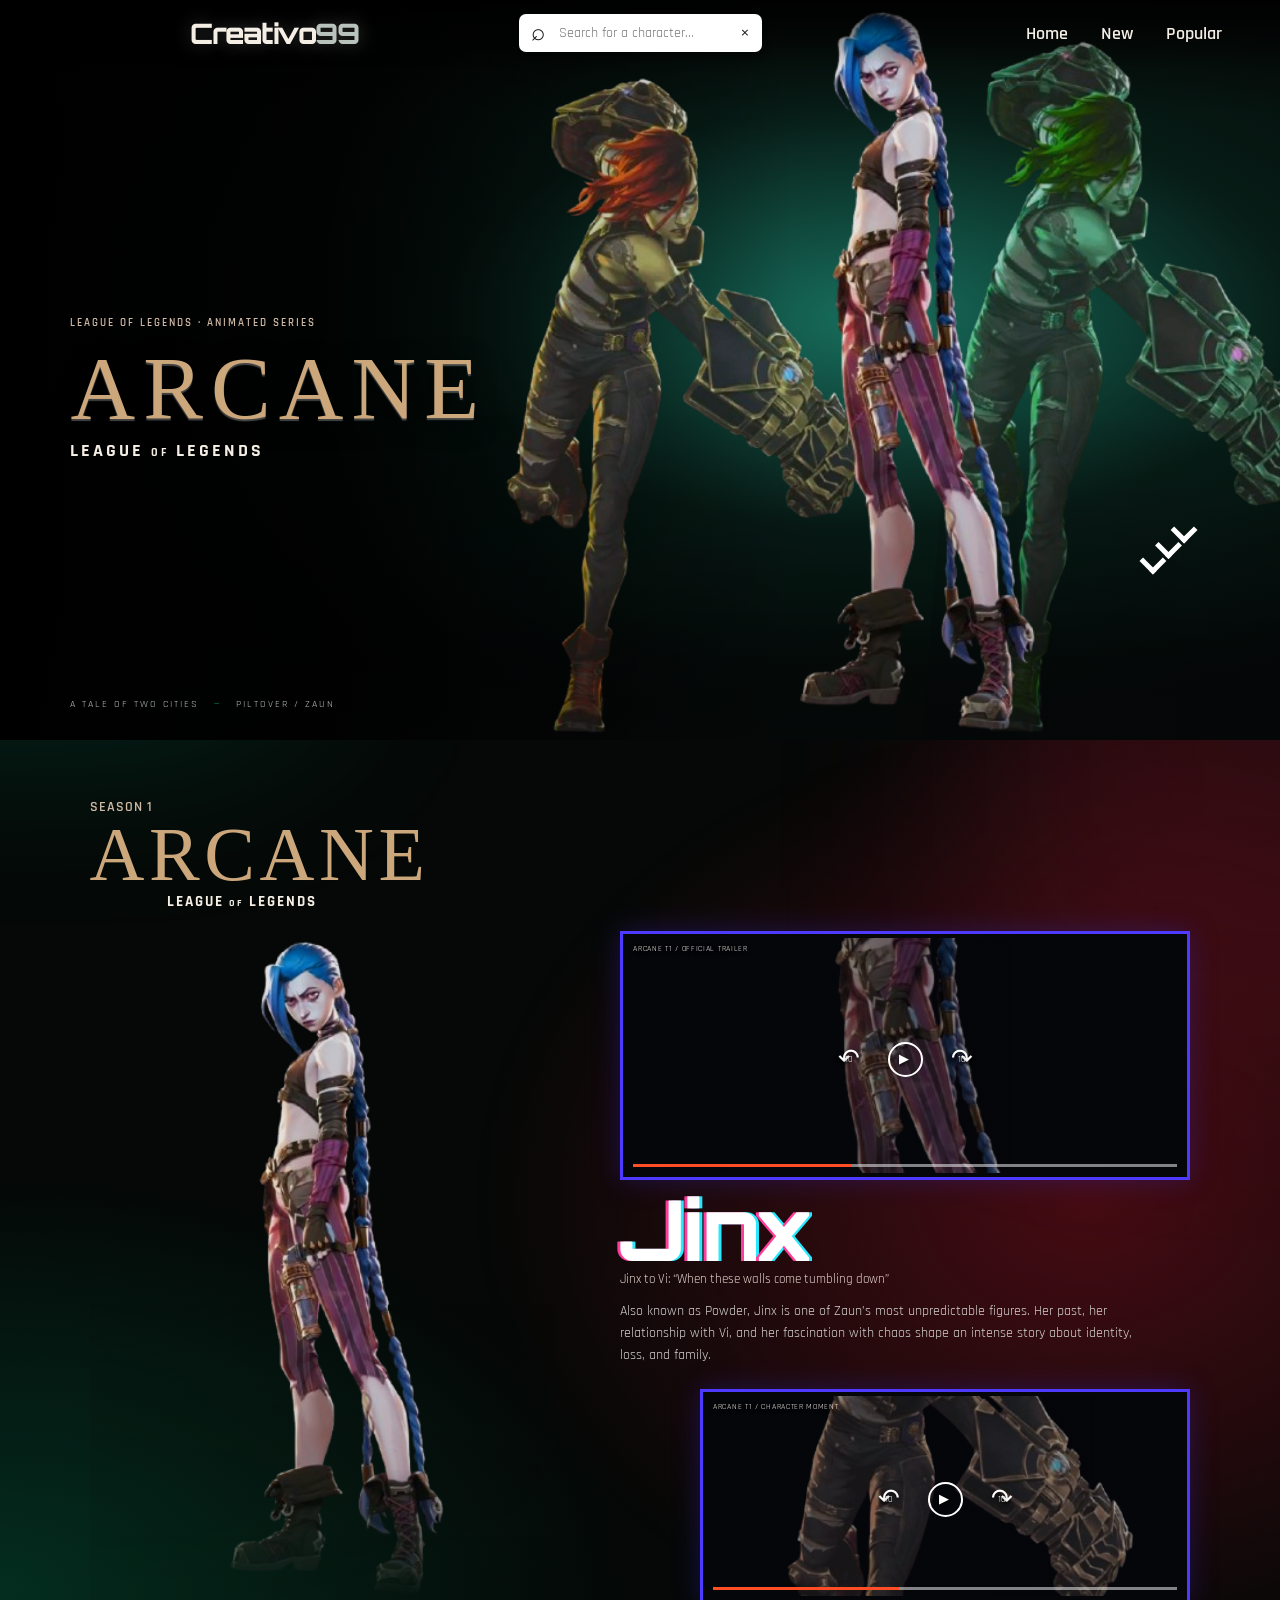
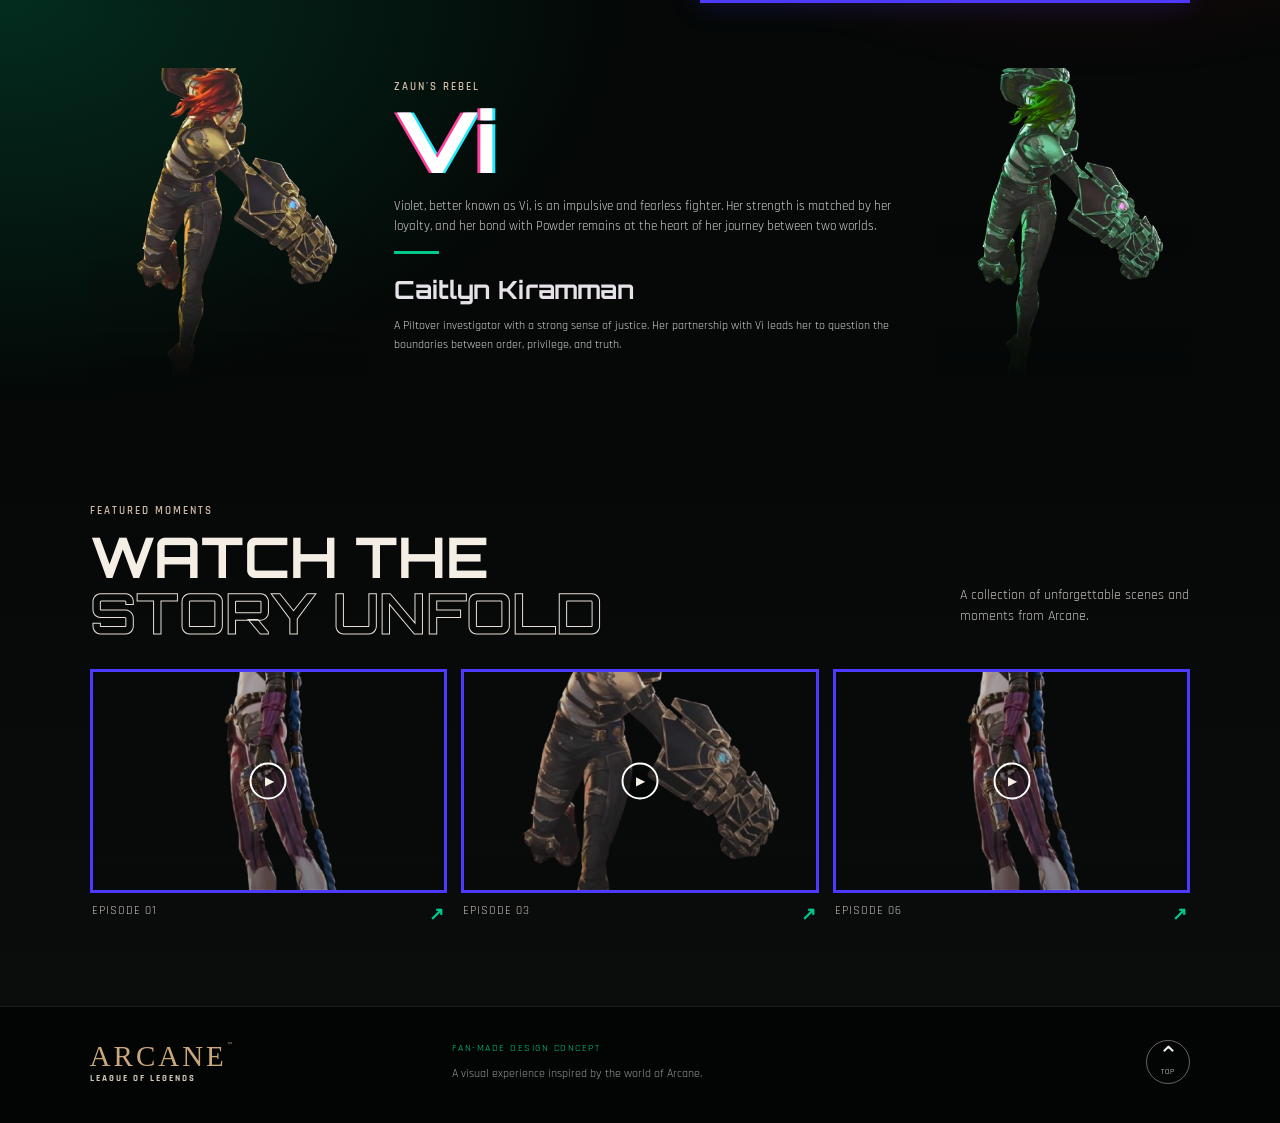
<file: arcane-portfolio/index.html>
<!DOCTYPE html>
<html lang="en">
<head>
  <meta charset="UTF-8">
  <meta name="viewport" content="width=device-width, initial-scale=1.0">
  <meta name="theme-color" content="#050807">
  <title>ARCANE — Fan Experience</title>
  <link rel="preconnect" href="https://fonts.googleapis.com">
  <link rel="preconnect" href="https://fonts.gstatic.com" crossorigin>
  <link href="https://fonts.googleapis.com/css2?family=Orbitron:wght@500;600;700;800&family=Rajdhani:wght@400;500;600;700&display=swap" rel="stylesheet">
  <link rel="stylesheet" href="style.css">
  <script src="script.js" defer></script>
</head>
<body>
  <div class="ambient ambient-green"></div>
  <div class="ambient ambient-red"></div>

  <header class="site-header">
    <a href="#home" class="wordmark" aria-label="Arcane Creativo99">Creativo<span>99</span></a>
    <form class="search" role="search" id="search-form">
      <button type="submit" aria-label="Search">⌕</button>
      <input id="search-input" type="search" placeholder="Search for a character..." aria-label="Search for a character">
      <button class="clear-search" type="button" aria-label="Clear search">×</button>
    </form>
    <button class="mobile-menu" id="mobile-menu" aria-expanded="false" aria-label="Open menu">☰</button>
    <nav class="main-nav" id="main-nav">
      <a href="#home">Home</a>
      <a href="#characters">New</a>
      <a href="#episodes">Popular</a>
    </nav>
  </header>

  <main>
    <section class="hero" id="home">
      <div class="hero-art art-jinx" role="img" aria-label="Illustration stylisée d'une héroïne aux cheveux bleus"></div>
      <div class="hero-art art-vi" role="img" aria-label="Illustration stylisée d'une combattante"></div>
      <div class="hero-art art-cait" role="img" aria-label="Illustration stylisée d'une gardienne"></div>
      <div class="hero-copy">
        <p class="eyebrow">LEAGUE OF LEGENDS · ANIMATED SERIES</p>
        <h1>ARCANE</h1>
        <p class="hero-subtitle">LEAGUE <span>OF</span> LEGENDS</p>
      </div>
      <a class="scroll-cue" href="#characters" aria-label="Scroll to characters"><span></span><span></span><span></span></a>
      <div class="hero-bottom-label">A TALE OF TWO CITIES <span>—</span> PILTOVER / ZAUN</div>
    </section>

    <section class="feature-section section-wrap" id="characters">
      <div class="season-title">
        <p class="eyebrow">SEASON 1</p>
        <h2>ARCANE</h2>
        <p class="league-label">LEAGUE <span>OF</span> LEGENDS</p>
      </div>

      <article class="character-feature searchable" data-search="jinx powder arcane blue hair">
        <div class="character-art art-jinx feature-portrait" role="img" aria-label="Illustration stylisée de Jinx"></div>
        <div class="character-content">
          <div class="video-frame" data-video="Arcane · Temporada 1">
            <div class="video-still still-one"></div>
            <div class="video-controls">
              <span class="tiny-label">ARCANE T1 / OFFICIAL TRAILER</span>
              <div class="control-row">
                <button class="skip-button" data-skip="-10" aria-label="Reculer de dix secondes">↶<small>10</small></button>
                <button class="play-button" aria-label="Lire la bande-annonce">▶</button>
                <button class="skip-button" data-skip="10" aria-label="Avancer de dix secondes">↷<small>10</small></button>
              </div>
              <div class="progress"><span></span></div>
            </div>
          </div>
          <h2 class="glitch-title" data-text="Jinx">Jinx</h2>
          <p class="quote">Jinx to Vi: “When these walls come tumbling down”</p>
          <p class="description">Also known as Powder, Jinx is one of Zaun’s most unpredictable figures. Her past, her relationship with Vi, and her fascination with chaos shape an intense story about identity, loss, and family.</p>
          <div class="video-frame compact" data-video="Arcane · Jinx">
            <div class="video-still still-two"></div>
            <div class="video-controls">
              <span class="tiny-label">ARCANE T1 / CHARACTER MOMENT</span>
              <div class="control-row">
                <button class="skip-button" data-skip="-10" aria-label="Reculer de dix secondes">↶<small>10</small></button>
                <button class="play-button" aria-label="Lire la vidéo">▶</button>
                <button class="skip-button" data-skip="10" aria-label="Avancer de dix secondes">↷<small>10</small></button>
              </div>
              <div class="progress"><span></span></div>
            </div>
          </div>
        </div>
      </article>

      <article class="character-row searchable" data-search="vi violet arcane piltover fighter">
        <div class="row-art art-vi" role="img" aria-label="Illustration stylisée de Vi"></div>
        <div class="row-content">
          <p class="eyebrow">ZAUN'S REBEL</p>
          <h2 class="glitch-title" data-text="Vi">Vi</h2>
          <p class="description">Violet, better known as Vi, is an impulsive and fearless fighter. Her strength is matched by her loyalty, and her bond with Powder remains at the heart of her journey between two worlds.</p>
          <div class="mini-divider"></div>
          <h3>Caitlyn Kiramman</h3>
          <p class="description small-description">A Piltover investigator with a strong sense of justice. Her partnership with Vi leads her to question the boundaries between order, privilege, and truth.</p>
        </div>
        <div class="row-art art-cait second-row-art" role="img" aria-label="Illustration stylisée de Caitlyn"></div>
      </article>
    </section>

    <section class="episodes section-wrap" id="episodes">
      <div class="section-heading">
        <div>
          <p class="eyebrow">FEATURED MOMENTS</p>
          <h2>WATCH THE<br><span>STORY UNFOLD</span></h2>
        </div>
        <p>A collection of unforgettable scenes and moments from Arcane.</p>
      </div>

      <div class="episode-grid">
        <button class="episode-card" data-video="Episode 01">
          <div class="episode-image episode-one"><span class="play-round">▶</span></div>
          <span class="episode-meta">EPISODE 01 <b>↗</b></span>
        </button>
        <button class="episode-card" data-video="Episode 03">
          <div class="episode-image episode-two"><span class="play-round">▶</span></div>
          <span class="episode-meta">EPISODE 03 <b>↗</b></span>
        </button>
        <button class="episode-card" data-video="Episode 06">
          <div class="episode-image episode-three"><span class="play-round">▶</span></div>
          <span class="episode-meta">EPISODE 06 <b>↗</b></span>
        </button>
      </div>
    </section>
  </main>

  <footer class="site-footer">
    <div class="footer-logo">ARCANE<span>™</span><small>LEAGUE OF LEGENDS</small></div>
    <div class="footer-copy">
      <p>FAN-MADE DESIGN CONCEPT</p>
      <p>A visual experience inspired by the world of Arcane.</p>
    </div>
    <a class="back-top" href="#home" aria-label="Back to top">⌃<span>TOP</span></a>
  </footer>

  <div class="toast" id="toast" role="status" aria-live="polite"></div>
</body>
</html>
</file>
<file: arcane-portfolio/style.css>
:root {
  --black: #050807;
  --paper: #f4eee5;
  --muted: #b6b3b1;
  --green: #00c88c;
  --red: #f04452;
  --blue: #4a39ff;
  --display: "Orbitron", sans-serif;
  --body: "Rajdhani", sans-serif;
}
* { box-sizing: border-box; }
html { scroll-behavior: smooth; }
body { margin: 0; background: var(--black); color: var(--paper); font-family: var(--body); overflow-x: hidden; }
a { color: inherit; text-decoration: none; }
button, input { font: inherit; }
button { color: inherit; }
.ambient { position: fixed; z-index: -2; width: 48vw; height: 70vh; filter: blur(110px); opacity: .18; pointer-events: none; }
.ambient-green { background: #00d99a; top: 10%; left: -25%; }
.ambient-red { background: #e42142; top: 45%; right: -25%; }
.site-header { position: absolute; z-index: 20; top: 0; left: 0; width: 100%; min-height: 66px; padding: 12px 4.5%; display: grid; grid-template-columns: minmax(220px, 1fr) auto minmax(220px, 1fr); align-items: center; gap: 28px; background: linear-gradient(180deg, rgba(0,0,0,.82), transparent); }
.wordmark { justify-self: center; font-family: var(--display); font-weight: 800; font-size: clamp(18px, 2.2vw, 29px); letter-spacing: -1.5px; text-shadow: 0 0 18px rgba(255,255,255,.22); white-space: nowrap; }
.wordmark span { color: #b9c3bd; }
.search { display: flex; align-items: center; height: 38px; max-width: 330px; width: 100%; background: #fff; color: #111; border-radius: 7px; box-shadow: 0 3px 14px #0008; }
.search button { border: 0; background: transparent; color: #111; font-size: 24px; cursor: pointer; padding: 0 12px; line-height: 1; }
.search input { width: 100%; min-width: 0; border: 0; outline: 0; background: transparent; color: #111; font-size: 14px; }
.search input::placeholder { color: #777; }
.search .clear-search { font-size: 20px; }
.main-nav { display: flex; justify-content: flex-end; gap: clamp(15px, 2.6vw, 35px); }
.main-nav a { font-size: 18px; font-weight: 600; position: relative; }
.main-nav a::after { content: ""; position: absolute; bottom: -6px; left: 0; width: 0; height: 2px; background: var(--green); transition: width .25s; }
.main-nav a:hover::after { width: 100%; }
.mobile-menu { display: none; border: 0; background: transparent; font-size: 25px; }
.hero { min-height: min(740px, 100vh); min-height: min(740px, 100svh); position: relative; display: flex; align-items: center; overflow: hidden; isolation: isolate; background: radial-gradient(ellipse at 68% 43%, #176e5d 0, #071c16 35%, #030504 70%); }
.hero::before { content: ""; position: absolute; inset: 0; z-index: -1; background: linear-gradient(90deg, #000 0%, rgba(0,0,0,.85) 25%, transparent 62%), linear-gradient(0deg, #050807 0%, transparent 18%, transparent 85%, #050807 100%); }
.hero-copy { z-index: 4; position: relative; margin-left: 5.5%; margin-top: 35px; width: 42%; }
.eyebrow { color: #d0b9a5; font-size: 11px; font-weight: 600; letter-spacing: 2px; text-transform: uppercase; }
.hero-copy h1 { font-family: Georgia, serif; font-weight: 400; font-size: clamp(45px, 7vw, 100px); letter-spacing: .09em; line-height: .95; margin: 15px 0 0; color: #cba77b; text-shadow: 0 2px 1px #fff4, 0 5px 25px #000; }
.hero-subtitle { font-weight: 700; letter-spacing: 3px; margin: 8px 0; font-size: clamp(12px, 1.4vw, 19px); }
.hero-subtitle span, .league-label span { font-size: .65em; }
.hero-art { position: absolute; background-size: cover; background-position: center; pointer-events: none; }
.art-jinx { background-image: linear-gradient(0deg, rgba(5,8,7,.2), transparent 45%), url("assets/jinx.png"); }
.art-vi { background-image: linear-gradient(0deg, rgba(5,8,7,.25), transparent 50%), url("assets/vi.png"); }
.art-cait { background-image: linear-gradient(0deg, rgba(5,8,7,.3), transparent 50%), url("assets/vi.png"); }
.hero .art-jinx { z-index: 2; width: 43%; height: 100%; right: 8%; top: 0; clip-path: polygon(22% 0, 100% 0, 100% 100%, 0 100%, 9% 45%); background-position: center; filter: saturate(1.35); }
.hero .art-vi { z-index: 1; width: 35%; height: 90%; right: 30%; top: 10%; opacity: .8; clip-path: polygon(20% 0, 100% 0, 100% 100%, 0 100%, 0 22%); filter: hue-rotate(25deg) saturate(1.5); }
.hero .art-cait { z-index: 1; width: 30%; height: 95%; right: -2%; top: 5%; opacity: .75; clip-path: polygon(15% 0, 100% 0, 100% 100%, 0 100%); filter: hue-rotate(110deg) saturate(1.4); }
.scroll-cue { position: absolute; right: 8%; bottom: 22%; z-index: 5; display: flex; flex-direction: column; gap: 3px; transform: rotate(45deg); }
.scroll-cue span { width: 19px; height: 19px; border-right: 5px solid white; border-bottom: 5px solid white; animation: chevron 1.2s infinite; }
.scroll-cue span:nth-child(2) { animation-delay: .15s; }.scroll-cue span:nth-child(3) { animation-delay: .3s; }
@keyframes chevron { 0%,100% { opacity: .3; transform: translateY(-3px); } 50% { opacity: 1; transform: translateY(3px); } }
.hero-bottom-label { position: absolute; bottom: 30px; left: 5.5%; z-index: 5; color: #b6c0b9; font-size: 10px; letter-spacing: 2px; }
.hero-bottom-label span { color: var(--green); padding: 0 10px; }
.section-wrap { position: relative; padding: 58px 7% 70px; }
.feature-section { background: radial-gradient(ellipse at 85% 35%, rgba(190,20,42,.35), transparent 40%), radial-gradient(ellipse at 0% 65%, rgba(0,180,119,.22), transparent 35%); }
.season-title { margin: 0 0 20px; position: relative; z-index: 2; }
.season-title .eyebrow { margin: 0; font-size: 14px; letter-spacing: 1px; }
.season-title h2 { margin: 0; font: 400 clamp(45px, 6vw, 76px)/1 Georgia, serif; color: #cba77b; letter-spacing: .06em; }
.league-label { margin: 0 0 15px 7%; font-size: 15px; font-weight: 700; letter-spacing: 2px; }
.character-feature { display: grid; grid-template-columns: minmax(220px, .9fr) minmax(280px, 1.1fr); gap: clamp(24px, 5vw, 70px); align-items: center; position: relative; }
.feature-portrait { position: relative; min-height: 510px; height: 100%; background-size: cover; background-position: center; filter: saturate(1.2); mask-image: linear-gradient(180deg, black 80%, transparent); }
.character-content { min-width: 0; position: relative; z-index: 3; }
.video-frame { position: relative; width: 100%; aspect-ratio: 16 / 7; border: 3px solid #4e39ff; padding: 4px; background: #050609; box-shadow: 0 0 25px #3224a566; overflow: hidden; }
.video-still { position: absolute; inset: 4px; background-size: cover; background-position: center; opacity: .75; }
.still-one { background-image: linear-gradient(90deg, #05070c66, #05070c11), url("assets/jinx.png"); }
.still-two { background-image: linear-gradient(90deg, #05070c55, #05070c22), url("assets/vi.png"); }
.video-controls { position: absolute; z-index: 2; inset: 10px; display: flex; flex-direction: column; justify-content: space-between; }
.tiny-label { font-size: 8px; letter-spacing: .7px; text-shadow: 0 1px 4px #000; }
.control-row { display: flex; align-items: center; justify-content: center; gap: 22px; }
.control-row button { border: 0; cursor: pointer; color: #fff; background: transparent; text-shadow: 0 2px 4px #000; }
.skip-button { font-size: 26px; position: relative; }
.skip-button small { position: absolute; font-size: 9px; left: 50%; top: 50%; transform: translate(-50%,-50%); }
.play-button { width: 35px; height: 35px; border: 2px solid #fff !important; border-radius: 50%; font-size: 13px; padding-left: 3px; }
.progress { width: 100%; height: 3px; background: #ffffff80; }
.progress span { display: block; height: 100%; width: 40%; background: #ff4d26; transition: width .4s; }
.glitch-title { margin: 7px 0 0; font: 800 clamp(48px, 7vw, 84px)/1 var(--display); color: #fff; letter-spacing: -3px; text-shadow: -3px 0 #ff3d9a, 3px 0 #27e9ff; }
.quote { margin: 0 0 12px; color: #e8d7d1; font-size: 13px; }
.description { max-width: 540px; font-size: 14px; line-height: 1.55; color: #d4d2d1; }
.compact { width: 86%; margin: 22px 0 0 auto; }
.character-row { display: grid; grid-template-columns: .7fr 1.3fr .65fr; align-items: center; gap: 28px; margin-top: 65px; min-height: 310px; }
.row-art { min-height: 300px; height: 100%; background-size: cover; background-position: center; }
.character-row .art-vi { filter: hue-rotate(20deg) saturate(1.5); mask-image: linear-gradient(180deg, black 70%, transparent); }
.character-row .art-cait { filter: hue-rotate(110deg) saturate(1.4); mask-image: linear-gradient(180deg, black 65%, transparent); }
.row-content h2 { margin: 0 0 5px; }
.row-content h3 { margin: 20px 0 0; font: 700 25px var(--display); color: #e6e2e7; }
.row-content .eyebrow { margin: 0 0 5px; }
.row-content .description { font-size: 13px; }
.small-description { font-size: 12px !important; }
.mini-divider { width: 45px; height: 3px; background: var(--green); margin: 15px 0; }
.episodes { background: linear-gradient(180deg, #050807, #0a0d0c); padding-top: 45px; }
.section-heading { display: flex; align-items: end; justify-content: space-between; gap: 25px; margin-bottom: 28px; }
.section-heading h2 { margin: 10px 0 0; font: 700 clamp(30px, 5vw, 56px)/1 var(--display); }
.section-heading h2 span { color: transparent; -webkit-text-stroke: 1px #e8e0d8; }
.section-heading > p { max-width: 230px; color: #bdb8b4; line-height: 1.5; font-size: 14px; }
.episode-grid { display: grid; grid-template-columns: repeat(3, minmax(0, 1fr)); gap: 14px; }
.episode-card { padding: 0; border: 0; background: transparent; text-align: left; cursor: pointer; min-width: 0; }
.episode-image { position: relative; aspect-ratio: 1.6; border: 3px solid #4e39ff; background-size: cover; background-position: center; overflow: hidden; transition: transform .3s, box-shadow .3s; }
.episode-card:hover .episode-image { transform: translateY(-5px); box-shadow: 0 10px 30px #4e39ff44; }
.episode-one { background-image: linear-gradient(0deg, #05080766, #05080722), url("assets/jinx.png"); }
.episode-two { background-image: linear-gradient(0deg, #05080766, #05080722), url("assets/vi.png"); }
.episode-three { background-image: linear-gradient(0deg, #05080766, #05080722), url("assets/jinx.png"); }
.play-round { position: absolute; top: 50%; left: 50%; transform: translate(-50%,-50%); width: 37px; height: 37px; display: grid; place-items: center; border: 2px solid #fff; border-radius: 50%; font-size: 12px; padding-left: 2px; background: #0004; }
.episode-meta { display: flex; justify-content: space-between; padding: 10px 2px; color: #c8c1bb; font-size: 12px; letter-spacing: 1px; }
.episode-meta b { color: var(--green); font-size: 18px; }
.site-footer { padding: 25px 7% 30px; display: grid; grid-template-columns: 1fr 2fr auto; align-items: center; gap: 30px; border-top: 1px solid #ffffff18; background: #030504; }
.footer-logo { color: #cba77b; font: 400 29px Georgia, serif; letter-spacing: 3px; }
.footer-logo span { font: 9px var(--body); vertical-align: top; }
.footer-logo small { display: block; font: 700 9px var(--body); letter-spacing: 2px; color: #d4c7b7; }
.footer-copy { color: #9a9b97; font-size: 12px; }
.footer-copy p:first-child { color: var(--green); letter-spacing: 1.5px; font-size: 10px; }
.back-top { width: 44px; height: 44px; border: 1px solid #f4eee566; border-radius: 50%; display: flex; flex-direction: column; align-items: center; justify-content: center; font-size: 25px; line-height: .8; }
.back-top span { font: 8px var(--body); letter-spacing: 1px; }
.toast { position: fixed; z-index: 50; bottom: 24px; left: 50%; transform: translate(-50%, 20px); padding: 12px 18px; background: #f4eee5; color: #111; border-left: 4px solid var(--green); font-size: 14px; opacity: 0; pointer-events: none; transition: .25s; box-shadow: 0 8px 35px #0009; }
.toast.show { opacity: 1; transform: translate(-50%, 0); }
.searchable.is-hidden { display: none; }
@media (max-width: 800px) {
  .site-header { grid-template-columns: 1fr auto; gap: 12px; padding: 12px 5%; }
  .search { grid-column: 1 / 2; grid-row: 2; max-width: none; }
  .wordmark { grid-column: 1; grid-row: 1; justify-self: start; }
  .mobile-menu { display: block; grid-column: 2; grid-row: 1; }
  .main-nav { display: none; position: absolute; right: 5%; top: 58px; padding: 18px 22px; background: #080b09f5; border: 1px solid #ffffff22; flex-direction: column; gap: 15px; min-width: 145px; }
  .main-nav.open { display: flex; }
  .hero { min-height: 670px; align-items: flex-end; padding-bottom: 110px; }
  .hero-copy { width: 75%; margin: 0 0 0 5%; }
  .hero .art-jinx { width: 65%; right: -2%; height: 82%; top: 15%; opacity: .85; }
  .hero .art-vi { width: 55%; right: 35%; height: 76%; top: 20%; }
  .hero .art-cait { width: 48%; right: -10%; height: 77%; top: 17%; }
  .hero::before { background: linear-gradient(0deg, #050807 0%, rgba(0,0,0,.6) 24%, transparent 70%), linear-gradient(90deg, #0008, transparent); }
  .scroll-cue { right: 8%; bottom: 12%; }
  .character-feature { grid-template-columns: .8fr 1.2fr; gap: 20px; }
  .feature-portrait { min-height: 400px; }
  .character-row { grid-template-columns: .7fr 1.3fr; gap: 18px; }
  .second-row-art { display: none; }
  .row-art { min-height: 270px; }
  .section-wrap { padding-left: 5%; padding-right: 5%; }
}
@media (max-width: 560px) {
  .hero { min-height: 600px; }
  .hero-copy h1 { font-size: clamp(48px, 13vw, 76px); }
  .hero-copy { width: 90%; }
  .hero-bottom-label { font-size: 8px; left: 5%; }
  .section-wrap { padding-top: 42px; padding-bottom: 48px; }
  .character-feature { display: flex; flex-direction: column; align-items: stretch; gap: 15px; }
  .feature-portrait { position: absolute; inset: 70px auto auto -8%; width: 70%; height: 440px; min-height: 0; opacity: .34; z-index: 0; }
  .character-content { width: 100%; }
  .character-content .glitch-title { margin-top: 20px; }
  .character-content .description { max-width: 100%; }
  .compact { width: 100%; }
  .season-title { margin-bottom: 25px; }
  .character-row { display: block; margin-top: 50px; }
  .character-row .row-art { display: none; }
  .row-content { position: relative; padding: 25px 0 25px 22px; border-left: 2px solid var(--green); }
  .row-content::before { content: ""; position: absolute; z-index: -1; inset: 0 -5vw 0 -22px; background: linear-gradient(90deg, #0a1712, transparent); }
  .section-heading { align-items: flex-start; flex-direction: column; }
  .section-heading > p { max-width: 320px; margin: 0; }
  .episode-grid { grid-template-columns: 1fr; gap: 20px; }
  .episode-image { aspect-ratio: 1.8; }
  .site-footer { grid-template-columns: 1fr auto; gap: 20px; padding-left: 5%; padding-right: 5%; }
  .footer-copy { grid-column: 1 / -1; grid-row: 2; }
  .back-top { grid-column: 2; grid-row: 1; }
}
@media (prefers-reduced-motion: reduce) {
  *, *::before, *::after { animation-duration: .01ms !important; transition-duration: .01ms !important; scroll-behavior: auto !important; }
}
</file>
